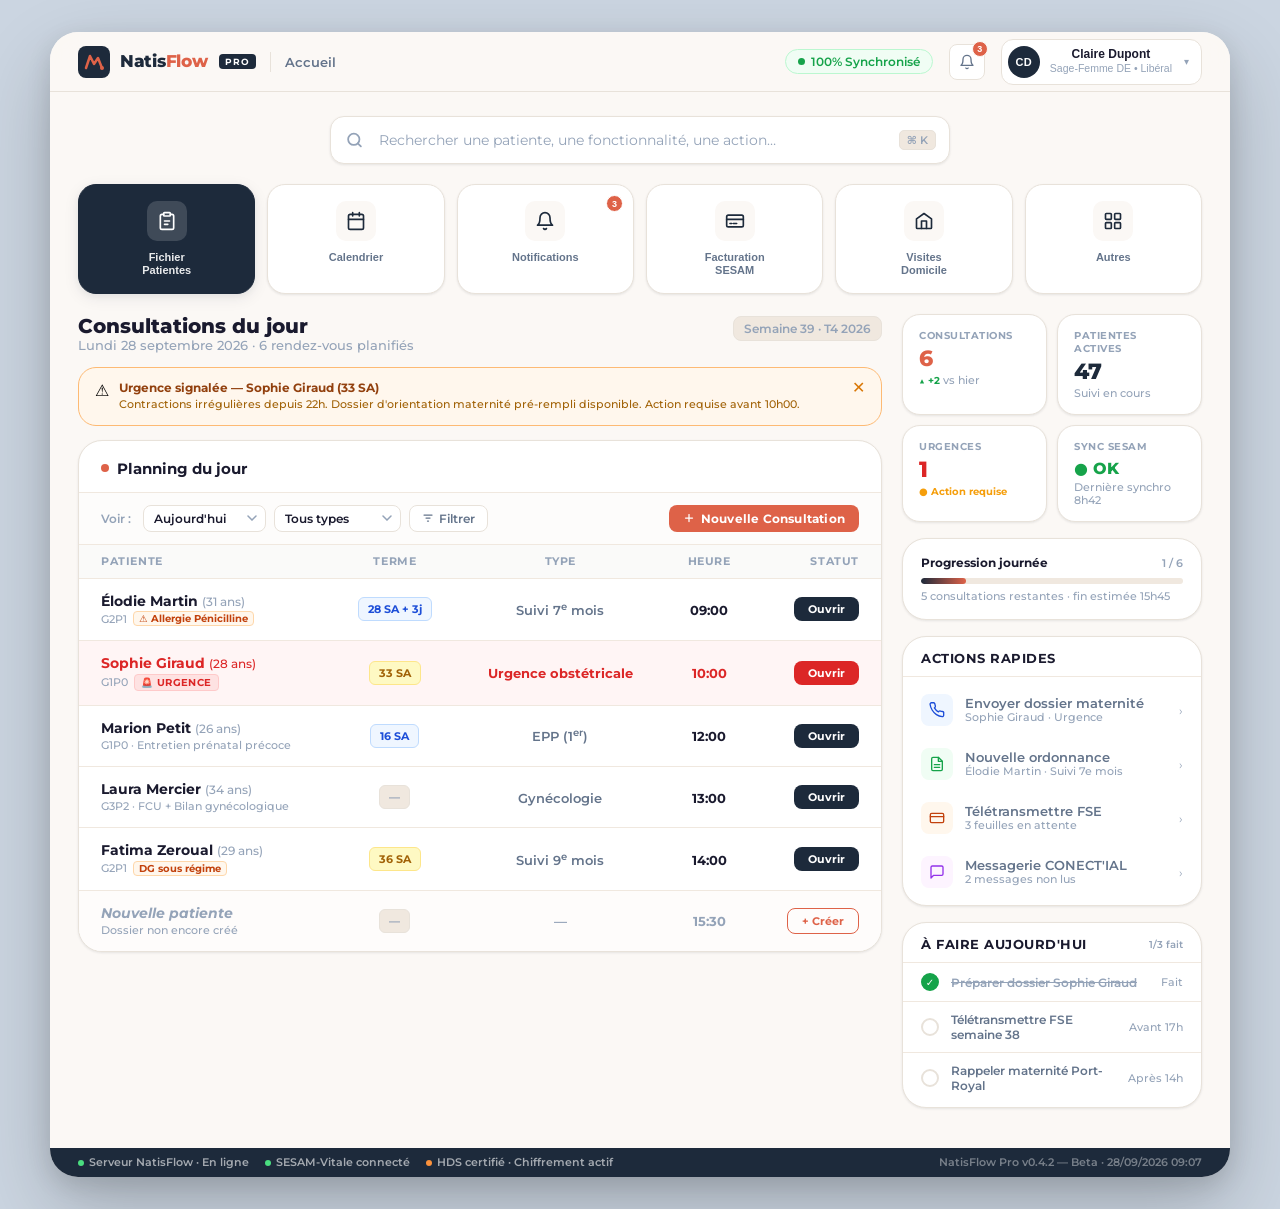
<file: index.html>
<!DOCTYPE html>
<html lang="fr">
<head>
  <meta charset="UTF-8" />
  <meta name="viewport" content="width=device-width, initial-scale=1.0" />
  <title>NatisFlow Pro — Accueil</title>
  <link rel="preconnect" href="https://fonts.googleapis.com" />
  <link rel="preconnect" href="https://fonts.gstatic.com" crossorigin />
  <link href="https://fonts.googleapis.com/css2?family=Montserrat:wght@400;500;600;700;800&display=swap" rel="stylesheet" />
  <style>
    /* ─── Reset ─────────────────────────────────────────────────── */
    *, *::before, *::after { box-sizing: border-box; margin: 0; padding: 0; }

    /* ─── Brand tokens ───────────────────────────────────────────── */
    :root {
      --navy:    #1d2a3b;
      --terra:   #de6248;
      --beige:   #FBF8F5;
      --linen:   #F0E8DF;
      --white:   #FFFFFF;
      --border:  #E8E2DA;
      --text-primary:   #1a1a2e;
      --text-secondary: #64748b;
      --text-muted:     #94a3b8;
      --success: #16a34a;
      --danger:  #dc2626;
      --info:    #3b82f6;
      --warn:    #f59e0b;
      --shadow-sm:  0 1px 3px rgba(29,42,59,.06), 0 1px 2px rgba(29,42,59,.04);
      --shadow-md:  0 4px 16px rgba(29,42,59,.08), 0 2px 6px rgba(29,42,59,.05);
      --shadow-lg:  0 8px 32px rgba(29,42,59,.10), 0 4px 12px rgba(29,42,59,.06);
      --radius-sm:  8px;
      --radius-md:  12px;
      --radius-lg:  18px;
      --radius-xl:  24px;
      --font: 'Montserrat', system-ui, -apple-system, sans-serif;
    }

    /* ─── Outer shell (simulates tablet on desktop) ──────────────── */
    body {
      font-family: var(--font);
      background: #CBD5E1;
      display: flex;
      align-items: flex-start;
      justify-content: center;
      min-height: 100vh;
      padding: 32px 20px;
    }

    .tablet-frame {
      width: 1180px;
      min-height: 820px;
      background: var(--beige);
      border-radius: 28px;
      box-shadow: 0 32px 80px rgba(0,0,0,.20), 0 8px 24px rgba(0,0,0,.12);
      overflow: hidden;
      display: flex;
      flex-direction: column;
    }

    /* ─── HEADER ─────────────────────────────────────────────────── */
    .header {
      background: rgba(251,248,245,.92);
      backdrop-filter: blur(20px);
      -webkit-backdrop-filter: blur(20px);
      border-bottom: 1px solid var(--border);
      padding: 0 28px;
      height: 60px;
      display: flex;
      align-items: center;
      justify-content: space-between;
      flex-shrink: 0;
      position: sticky;
      top: 0;
      z-index: 100;
    }

    /* Logo */
    .logo-group {
      display: flex;
      align-items: center;
      gap: 10px;
    }
    .logo-icon {
      width: 32px;
      height: 32px;
      flex-shrink: 0;
    }
    .logo-text {
      font-size: 17px;
      font-weight: 800;
      letter-spacing: -.3px;
      line-height: 1;
    }
    .logo-natis { color: var(--navy); }
    .logo-flow  { color: var(--terra); }
    .logo-badge {
      background: var(--navy);
      color: #fff;
      font-size: 9px;
      font-weight: 700;
      letter-spacing: .8px;
      padding: 2px 6px;
      border-radius: 4px;
      align-self: center;
      margin-left: 2px;
    }
    .header-sep {
      width: 1px;
      height: 20px;
      background: var(--border);
      margin: 0 14px;
    }
    .header-location {
      font-size: 13px;
      font-weight: 600;
      color: var(--text-secondary);
    }

    /* Right cluster */
    .header-right {
      display: flex;
      align-items: center;
      gap: 16px;
    }
    .sync-badge {
      display: flex;
      align-items: center;
      gap: 6px;
      background: #f0fdf4;
      border: 1px solid #bbf7d0;
      border-radius: 20px;
      padding: 4px 12px;
      font-size: 12px;
      font-weight: 600;
      color: var(--success);
      cursor: default;
    }
    .sync-dot {
      width: 7px;
      height: 7px;
      background: var(--success);
      border-radius: 50%;
      animation: pulse-green 2s infinite;
    }
    @keyframes pulse-green {
      0%,100% { opacity: 1; transform: scale(1); }
      50%      { opacity: .7; transform: scale(1.2); }
    }
    .profile-btn {
      display: flex;
      align-items: center;
      gap: 10px;
      background: var(--white);
      border: 1px solid var(--border);
      border-radius: var(--radius-md);
      padding: 6px 12px 6px 6px;
      cursor: pointer;
      transition: box-shadow .18s;
    }
    .profile-btn:hover { box-shadow: var(--shadow-md); }
    .avatar {
      width: 32px;
      height: 32px;
      border-radius: 50%;
      background: var(--navy);
      color: #fff;
      font-size: 11px;
      font-weight: 700;
      display: flex;
      align-items: center;
      justify-content: center;
      letter-spacing: .5px;
      flex-shrink: 0;
    }
    .profile-info { line-height: 1.25; }
    .profile-name {
      font-size: 12px;
      font-weight: 700;
      color: var(--text-primary);
    }
    .profile-role {
      font-size: 10.5px;
      color: var(--text-muted);
      font-weight: 500;
    }
    .chevron-down {
      color: var(--text-muted);
      font-size: 10px;
      margin-left: 2px;
    }

    /* Notification bell */
    .notif-btn {
      position: relative;
      width: 36px;
      height: 36px;
      background: var(--white);
      border: 1px solid var(--border);
      border-radius: var(--radius-sm);
      display: flex;
      align-items: center;
      justify-content: center;
      cursor: pointer;
      transition: box-shadow .18s;
      color: var(--text-secondary);
    }
    .notif-btn:hover { box-shadow: var(--shadow-md); }
    .notif-count {
      position: absolute;
      top: -4px;
      right: -4px;
      background: var(--terra);
      color: #fff;
      font-size: 9px;
      font-weight: 700;
      width: 16px;
      height: 16px;
      border-radius: 50%;
      display: flex;
      align-items: center;
      justify-content: center;
      border: 1.5px solid var(--beige);
    }

    /* ─── MAIN SCROLLABLE ─────────────────────────────────────────── */
    .main-content {
      flex: 1;
      overflow-y: auto;
      padding: 24px 28px 40px;
      display: flex;
      flex-direction: column;
      gap: 20px;
    }
    .main-content::-webkit-scrollbar { width: 5px; }
    .main-content::-webkit-scrollbar-track { background: transparent; }
    .main-content::-webkit-scrollbar-thumb { background: var(--border); border-radius: 10px; }

    /* ─── SEARCH BAR ─────────────────────────────────────────────── */
    .search-bar-wrap {
      display: flex;
      justify-content: center;
    }
    .search-bar {
      width: 100%;
      max-width: 620px;
      position: relative;
    }
    .search-bar svg {
      position: absolute;
      left: 16px;
      top: 50%;
      transform: translateY(-50%);
      color: var(--text-muted);
      pointer-events: none;
    }
    .search-bar input {
      width: 100%;
      height: 48px;
      border: 1.5px solid var(--border);
      border-radius: 14px;
      background: var(--white);
      padding: 0 16px 0 48px;
      font-family: var(--font);
      font-size: 14px;
      color: var(--text-primary);
      font-weight: 500;
      outline: none;
      box-shadow: var(--shadow-sm);
      transition: border-color .2s, box-shadow .2s;
    }
    .search-bar input::placeholder { color: var(--text-muted); font-weight: 400; }
    .search-bar input:focus {
      border-color: var(--navy);
      box-shadow: 0 0 0 3px rgba(29,42,59,.08), var(--shadow-sm);
    }
    .search-shortcut {
      position: absolute;
      right: 14px;
      top: 50%;
      transform: translateY(-50%);
      background: var(--linen);
      border: 1px solid var(--border);
      border-radius: 5px;
      padding: 2px 7px;
      font-size: 11px;
      color: var(--text-muted);
      font-weight: 600;
      pointer-events: none;
    }

    /* ─── NAV TABS (pill cards) ───────────────────────────────────── */
    .nav-tabs {
      display: grid;
      grid-template-columns: repeat(6, 1fr);
      gap: 12px;
    }
    .nav-tab {
      background: var(--white);
      border: 1.5px solid var(--border);
      border-radius: var(--radius-lg);
      padding: 16px 12px;
      display: flex;
      flex-direction: column;
      align-items: center;
      gap: 10px;
      cursor: pointer;
      transition: all .2s;
      position: relative;
      box-shadow: var(--shadow-sm);
    }
    .nav-tab:hover {
      border-color: var(--navy);
      transform: translateY(-2px);
      box-shadow: var(--shadow-md);
    }
    .nav-tab.active {
      background: var(--navy);
      border-color: var(--navy);
      box-shadow: var(--shadow-md);
    }
    .nav-tab-icon {
      width: 40px;
      height: 40px;
      border-radius: 10px;
      background: var(--beige);
      display: flex;
      align-items: center;
      justify-content: center;
      flex-shrink: 0;
      transition: background .2s;
    }
    .nav-tab.active .nav-tab-icon { background: rgba(255,255,255,.15); }
    .nav-tab-icon svg { color: var(--navy); transition: color .2s; }
    .nav-tab.active .nav-tab-icon svg { color: #fff; }
    .nav-tab-label {
      font-size: 11px;
      font-weight: 600;
      color: var(--text-secondary);
      text-align: center;
      line-height: 1.2;
      transition: color .2s;
    }
    .nav-tab.active .nav-tab-label { color: rgba(255,255,255,.9); }
    .nav-badge {
      position: absolute;
      top: 10px;
      right: 10px;
      background: var(--terra);
      color: #fff;
      font-size: 9px;
      font-weight: 700;
      width: 17px;
      height: 17px;
      border-radius: 50%;
      display: flex;
      align-items: center;
      justify-content: center;
      border: 1.5px solid var(--white);
    }
    .nav-tab.active .nav-badge { border-color: var(--navy); }

    /* ─── BODY GRID (2 cols) ─────────────────────────────────────── */
    .body-grid {
      display: grid;
      grid-template-columns: 1fr 300px;
      gap: 20px;
      align-items: start;
    }

    /* ─── CARD SHARED ─────────────────────────────────────────────── */
    .card {
      background: var(--white);
      border: 1px solid var(--border);
      border-radius: var(--radius-xl);
      box-shadow: var(--shadow-sm);
      overflow: hidden;
    }
    .card-header {
      display: flex;
      align-items: center;
      justify-content: space-between;
      padding: 18px 22px 14px;
      border-bottom: 1px solid var(--linen);
    }
    .card-title {
      font-size: 15px;
      font-weight: 700;
      color: var(--text-primary);
      display: flex;
      align-items: center;
      gap: 8px;
    }
    .card-title-dot {
      width: 8px;
      height: 8px;
      border-radius: 50%;
      background: var(--terra);
      flex-shrink: 0;
    }
    .card-actions {
      display: flex;
      align-items: center;
      gap: 10px;
    }

    /* ─── FILTER ROW ─────────────────────────────────────────────── */
    .filter-row {
      display: flex;
      align-items: center;
      gap: 8px;
      padding: 12px 22px;
      border-bottom: 1px solid var(--linen);
      background: #fdfcfb;
    }
    .filter-row-label {
      font-size: 12px;
      font-weight: 600;
      color: var(--text-muted);
      margin-right: 4px;
    }
    select.filter-select {
      font-family: var(--font);
      font-size: 12px;
      font-weight: 600;
      color: var(--text-primary);
      background: var(--white);
      border: 1.5px solid var(--border);
      border-radius: var(--radius-sm);
      padding: 5px 10px;
      outline: none;
      cursor: pointer;
      appearance: none;
      -webkit-appearance: none;
      padding-right: 24px;
      background-image: url("data:image/svg+xml,%3Csvg xmlns='http://www.w3.org/2000/svg' width='10' height='6' viewBox='0 0 10 6'%3E%3Cpath d='M1 1l4 4 4-4' stroke='%2394a3b8' stroke-width='1.5' fill='none' stroke-linecap='round'/%3E%3C/svg%3E");
      background-repeat: no-repeat;
      background-position: right 8px center;
      transition: border-color .2s;
    }
    select.filter-select:focus { border-color: var(--navy); }
    .filter-btn {
      font-family: var(--font);
      font-size: 12px;
      font-weight: 600;
      color: var(--text-secondary);
      background: var(--white);
      border: 1.5px solid var(--border);
      border-radius: var(--radius-sm);
      padding: 5px 12px;
      cursor: pointer;
      display: flex;
      align-items: center;
      gap: 5px;
      transition: all .18s;
    }
    .filter-btn:hover { border-color: var(--navy); color: var(--navy); }
    .btn-primary {
      font-family: var(--font);
      font-size: 12px;
      font-weight: 700;
      color: #fff;
      background: var(--terra);
      border: none;
      border-radius: var(--radius-sm);
      padding: 6px 14px;
      cursor: pointer;
      display: flex;
      align-items: center;
      gap: 6px;
      transition: all .18s;
      letter-spacing: .2px;
      margin-left: auto;
    }
    .btn-primary:hover { background: #c9533c; box-shadow: 0 4px 12px rgba(222,98,72,.35); }
    .btn-navy {
      background: var(--navy);
      font-family: var(--font);
      font-size: 11px;
      font-weight: 700;
      color: #fff;
      border: none;
      border-radius: var(--radius-sm);
      padding: 5px 14px;
      cursor: pointer;
      transition: all .18s;
      white-space: nowrap;
    }
    .btn-navy:hover { background: #253345; }
    .btn-outline {
      background: transparent;
      font-family: var(--font);
      font-size: 11px;
      font-weight: 700;
      color: var(--terra);
      border: 1.5px solid var(--terra);
      border-radius: var(--radius-sm);
      padding: 5px 14px;
      cursor: pointer;
      transition: all .18s;
      white-space: nowrap;
    }
    .btn-outline:hover { background: rgba(222,98,72,.06); }

    /* ─── TABLE ──────────────────────────────────────────────────── */
    .consult-table {
      width: 100%;
      border-collapse: collapse;
    }
    .consult-table thead th {
      padding: 10px 22px;
      text-align: left;
      font-size: 10.5px;
      font-weight: 700;
      letter-spacing: .6px;
      text-transform: uppercase;
      color: var(--text-muted);
      background: #fafaf9;
      border-bottom: 1px solid var(--linen);
      white-space: nowrap;
    }
    .consult-table thead th.center { text-align: center; }
    .consult-table tbody tr {
      border-bottom: 1px solid var(--linen);
      transition: background .15s;
      cursor: pointer;
    }
    .consult-table tbody tr:last-child { border-bottom: none; }
    .consult-table tbody tr:hover { background: #fdfaf8; }
    .consult-table tbody tr.urgence {
      background: #fff5f5;
    }
    .consult-table tbody tr.urgence:hover { background: #fff0f0; }
    .consult-table td {
      padding: 14px 22px;
      vertical-align: middle;
    }
    /* Patiente cell */
    .pat-name {
      font-size: 13.5px;
      font-weight: 700;
      color: var(--text-primary);
      line-height: 1.2;
    }
    .pat-name.urgence-text { color: var(--danger); }
    .pat-sub {
      font-size: 11px;
      font-weight: 500;
      color: var(--text-muted);
      margin-top: 2px;
      display: flex;
      align-items: center;
      gap: 6px;
    }
    .pat-alert {
      display: inline-flex;
      align-items: center;
      gap: 3px;
      background: #fff7ed;
      color: #c2410c;
      border: 1px solid #fed7aa;
      border-radius: 4px;
      font-size: 9.5px;
      font-weight: 700;
      padding: 1px 5px;
    }
    .urgence-pill {
      display: inline-flex;
      align-items: center;
      gap: 4px;
      background: #fee2e2;
      color: var(--danger);
      border: 1px solid #fecaca;
      border-radius: 4px;
      font-size: 9.5px;
      font-weight: 700;
      padding: 2px 6px;
      text-transform: uppercase;
      letter-spacing: .4px;
    }
    /* Terme badge */
    .terme-badge {
      display: inline-flex;
      align-items: center;
      background: #eff6ff;
      color: #1d4ed8;
      border: 1px solid #bfdbfe;
      border-radius: 6px;
      font-size: 11px;
      font-weight: 700;
      padding: 4px 9px;
      white-space: nowrap;
    }
    .terme-badge.late { background: #fef9c3; color: #a16207; border-color: #fde68a; }
    .terme-badge.empty {
      background: var(--linen);
      color: var(--text-muted);
      border-color: var(--border);
    }
    /* Type cell */
    .type-text {
      font-size: 12.5px;
      font-weight: 600;
      color: var(--text-secondary);
    }
    /* Heure */
    .heure-text {
      font-size: 13px;
      font-weight: 700;
      color: var(--text-primary);
      white-space: nowrap;
    }
    /* Col alignment */
    .col-terme, .col-type, .col-heure { text-align: center; }
    .col-statut { text-align: right; }

    /* ─── SIDE COLUMN ────────────────────────────────────────────── */
    .side-col {
      display: flex;
      flex-direction: column;
      gap: 16px;
    }

    /* ─── STATS MINI CARDS ────────────────────────────────────────── */
    .stats-grid {
      display: grid;
      grid-template-columns: 1fr 1fr;
      gap: 10px;
    }
    .stat-card {
      background: var(--white);
      border: 1px solid var(--border);
      border-radius: var(--radius-lg);
      padding: 14px 16px;
      box-shadow: var(--shadow-sm);
    }
    .stat-label {
      font-size: 10px;
      font-weight: 700;
      letter-spacing: .5px;
      text-transform: uppercase;
      color: var(--text-muted);
      margin-bottom: 6px;
    }
    .stat-value {
      font-size: 22px;
      font-weight: 800;
      color: var(--text-primary);
      line-height: 1;
    }
    .stat-value.terra { color: var(--terra); }
    .stat-value.navy  { color: var(--navy); }
    .stat-sub {
      font-size: 10.5px;
      color: var(--text-muted);
      font-weight: 500;
      margin-top: 4px;
    }
    .stat-trend {
      display: inline-flex;
      align-items: center;
      gap: 3px;
      font-size: 10px;
      font-weight: 700;
    }
    .stat-trend.up   { color: var(--success); }
    .stat-trend.warn { color: var(--warn); }

    /* ─── QUICK ACTIONS ──────────────────────────────────────────── */
    .quick-card {
      background: var(--white);
      border: 1px solid var(--border);
      border-radius: var(--radius-xl);
      box-shadow: var(--shadow-sm);
      overflow: hidden;
    }
    .quick-header {
      padding: 14px 18px 10px;
      border-bottom: 1px solid var(--linen);
    }
    .quick-title {
      font-size: 12.5px;
      font-weight: 700;
      color: var(--text-primary);
      text-transform: uppercase;
      letter-spacing: .5px;
    }
    .quick-list { padding: 6px 0; }
    .quick-item {
      display: flex;
      align-items: center;
      gap: 12px;
      padding: 11px 18px;
      cursor: pointer;
      transition: background .15s;
    }
    .quick-item:hover { background: var(--beige); }
    .quick-item-icon {
      width: 32px;
      height: 32px;
      border-radius: 8px;
      display: flex;
      align-items: center;
      justify-content: center;
      flex-shrink: 0;
    }
    .quick-item-text {
      font-size: 12.5px;
      font-weight: 600;
      color: var(--text-secondary);
      line-height: 1.2;
    }
    .quick-item-sub {
      font-size: 10.5px;
      color: var(--text-muted);
      font-weight: 500;
    }
    .quick-arrow {
      margin-left: auto;
      color: var(--text-muted);
      font-size: 12px;
    }

    /* ─── ALERT BANNER ───────────────────────────────────────────── */
    .alert-banner {
      background: #fff7ed;
      border: 1.5px solid #fdba74;
      border-radius: var(--radius-lg);
      padding: 12px 16px;
      display: flex;
      align-items: flex-start;
      gap: 10px;
    }
    .alert-icon { font-size: 16px; flex-shrink: 0; margin-top: 1px; }
    .alert-content { flex: 1; }
    .alert-title {
      font-size: 12px;
      font-weight: 700;
      color: #92400e;
      margin-bottom: 2px;
    }
    .alert-body {
      font-size: 11px;
      color: #a16207;
      font-weight: 500;
      line-height: 1.4;
    }
    .alert-dismiss {
      background: none;
      border: none;
      font-size: 16px;
      color: #d97706;
      cursor: pointer;
      flex-shrink: 0;
      line-height: 1;
    }

    /* ─── TODAY LABEL ────────────────────────────────────────────── */
    .today-header {
      display: flex;
      align-items: baseline;
      justify-content: space-between;
    }
    .today-title {
      font-size: 20px;
      font-weight: 800;
      color: var(--text-primary);
    }
    .today-sub {
      font-size: 12.5px;
      font-weight: 500;
      color: var(--text-muted);
    }
    .today-date {
      font-size: 12px;
      font-weight: 600;
      color: var(--text-muted);
      background: var(--linen);
      border: 1px solid var(--border);
      border-radius: var(--radius-sm);
      padding: 4px 10px;
    }

    /* ─── ANNONCES / TO-DO ───────────────────────────────────────── */
    .todo-list { padding: 0 0 4px; }
    .todo-item {
      display: flex;
      align-items: center;
      gap: 12px;
      padding: 10px 18px;
      border-bottom: 1px solid var(--linen);
      cursor: pointer;
      transition: background .15s;
    }
    .todo-item:last-child { border-bottom: none; }
    .todo-item:hover { background: var(--beige); }
    .todo-check {
      width: 18px;
      height: 18px;
      border-radius: 50%;
      border: 2px solid var(--border);
      flex-shrink: 0;
      display: flex;
      align-items: center;
      justify-content: center;
      transition: all .18s;
    }
    .todo-check.done {
      background: var(--success);
      border-color: var(--success);
      color: #fff;
      font-size: 10px;
    }
    .todo-text {
      font-size: 12px;
      font-weight: 600;
      color: var(--text-secondary);
      flex: 1;
    }
    .todo-text.done { text-decoration: line-through; color: var(--text-muted); }
    .todo-time {
      font-size: 10.5px;
      color: var(--text-muted);
      font-weight: 500;
    }

    /* ─── PROGRESS BAR ───────────────────────────────────────────── */
    .progress-bar-wrap {
      background: var(--linen);
      border-radius: 99px;
      height: 6px;
      overflow: hidden;
      margin-top: 8px;
    }
    .progress-bar-fill {
      height: 100%;
      border-radius: 99px;
      background: linear-gradient(90deg, var(--navy), var(--terra));
      transition: width .6s ease;
    }

    /* ─── FOOTER BOTTOM STATUS BAR ───────────────────────────────── */
    .status-bar {
      background: var(--navy);
      padding: 8px 28px;
      display: flex;
      align-items: center;
      justify-content: space-between;
      flex-shrink: 0;
    }
    .status-left {
      display: flex;
      align-items: center;
      gap: 16px;
    }
    .status-item {
      display: flex;
      align-items: center;
      gap: 5px;
      font-size: 10.5px;
      font-weight: 600;
      color: rgba(255,255,255,.6);
    }
    .status-item-dot {
      width: 6px;
      height: 6px;
      border-radius: 50%;
    }
    .status-item-dot.green { background: #4ade80; }
    .status-item-dot.orange { background: #fb923c; }
    .status-right {
      font-size: 10.5px;
      font-weight: 600;
      color: rgba(255,255,255,.4);
    }

    /* ─── SVG ICONS (inline) ─────────────────────────────────────── */
    svg { display: block; }

    /* ─── Hover animations ───────────────────────────────────────── */
    @keyframes fadeIn {
      from { opacity: 0; transform: translateY(6px); }
      to   { opacity: 1; transform: translateY(0); }
    }
    .main-content > * { animation: fadeIn .3s ease both; }
    .main-content > *:nth-child(1) { animation-delay: .04s; }
    .main-content > *:nth-child(2) { animation-delay: .08s; }
    .main-content > *:nth-child(3) { animation-delay: .12s; }
    .main-content > *:nth-child(4) { animation-delay: .18s; }
  </style>
</head>
<body>

<div class="tablet-frame">

  <!-- ═══════════════════════ HEADER ═══════════════════════════════ -->
  <header class="header">
    <!-- Left: Logo + location -->
    <div style="display:flex;align-items:center;">
      <div class="logo-group">
        <!-- NatisFlow logo SVG -->
        <svg class="logo-icon" viewBox="0 0 32 32" fill="none" xmlns="http://www.w3.org/2000/svg">
          <rect width="32" height="32" rx="8" fill="#1d2a3b"/>
          <path d="M8 22 L12 10 L16 18 L20 12 L24 22" stroke="#de6248" stroke-width="2.5" stroke-linecap="round" stroke-linejoin="round" fill="none"/>
          <circle cx="24" cy="22" r="2" fill="#de6248"/>
        </svg>
        <span class="logo-text">
          <span class="logo-natis">Natis</span><span class="logo-flow">Flow</span>
        </span>
        <span class="logo-badge">PRO</span>
      </div>
      <div class="header-sep"></div>
      <span class="header-location">Accueil</span>
    </div>

    <!-- Right: Sync + Notif + Profile -->
    <div class="header-right">
      <div class="sync-badge">
        <span class="sync-dot"></span>
        100% Synchronisé
      </div>
      <button class="notif-btn" title="Notifications">
        <svg width="16" height="16" viewBox="0 0 24 24" fill="none" stroke="currentColor" stroke-width="2" stroke-linecap="round" stroke-linejoin="round">
          <path d="M18 8A6 6 0 0 0 6 8c0 7-3 9-3 9h18s-3-2-3-9"/><path d="M13.73 21a2 2 0 0 1-3.46 0"/>
        </svg>
        <span class="notif-count">3</span>
      </button>
      <button class="profile-btn">
        <div class="avatar">CD</div>
        <div class="profile-info">
          <div class="profile-name">Claire Dupont</div>
          <div class="profile-role">Sage-Femme DE • Libéral</div>
        </div>
        <span class="chevron-down">▾</span>
      </button>
    </div>
  </header>

  <!-- ═══════════════════════ MAIN ═════════════════════════════════ -->
  <main class="main-content">

    <!-- 1. Search bar -->
    <div class="search-bar-wrap">
      <div class="search-bar">
        <svg width="17" height="17" viewBox="0 0 24 24" fill="none" stroke="currentColor" stroke-width="2.5" stroke-linecap="round" stroke-linejoin="round">
          <circle cx="11" cy="11" r="8"/><path d="m21 21-4.35-4.35"/>
        </svg>
        <input type="text" placeholder="Rechercher une patiente, une fonctionnalité, une action…" />
        <span class="search-shortcut">⌘ K</span>
      </div>
    </div>

    <!-- 2. Nav tabs -->
    <nav class="nav-tabs">

      <!-- Fichier Patientes (active) -->
      <button class="nav-tab active">
        <div class="nav-tab-icon">
          <svg width="20" height="20" viewBox="0 0 24 24" fill="none" stroke="currentColor" stroke-width="2" stroke-linecap="round" stroke-linejoin="round">
            <path d="M16 4h2a2 2 0 0 1 2 2v14a2 2 0 0 1-2 2H6a2 2 0 0 1-2-2V6a2 2 0 0 1 2-2h2"/>
            <rect x="8" y="2" width="8" height="4" rx="1" ry="1"/>
            <path d="M9 12h6M9 16h4"/>
          </svg>
        </div>
        <span class="nav-tab-label">Fichier<br/>Patientes</span>
      </button>

      <!-- Calendrier -->
      <button class="nav-tab">
        <div class="nav-tab-icon">
          <svg width="20" height="20" viewBox="0 0 24 24" fill="none" stroke="currentColor" stroke-width="2" stroke-linecap="round" stroke-linejoin="round">
            <rect x="3" y="4" width="18" height="18" rx="2"/><path d="M16 2v4M8 2v4M3 10h18"/>
          </svg>
        </div>
        <span class="nav-tab-label">Calendrier</span>
      </button>

      <!-- Notifications -->
      <button class="nav-tab" style="position:relative;">
        <span class="nav-badge">3</span>
        <div class="nav-tab-icon">
          <svg width="20" height="20" viewBox="0 0 24 24" fill="none" stroke="currentColor" stroke-width="2" stroke-linecap="round" stroke-linejoin="round">
            <path d="M18 8A6 6 0 0 0 6 8c0 7-3 9-3 9h18s-3-2-3-9"/><path d="M13.73 21a2 2 0 0 1-3.46 0"/>
          </svg>
        </div>
        <span class="nav-tab-label">Notifications</span>
      </button>

      <!-- Facturation -->
      <button class="nav-tab">
        <div class="nav-tab-icon">
          <svg width="20" height="20" viewBox="0 0 24 24" fill="none" stroke="currentColor" stroke-width="2" stroke-linecap="round" stroke-linejoin="round">
            <rect x="2" y="5" width="20" height="14" rx="2"/><path d="M2 10h20"/>
            <path d="M6 15h2M10 15h4"/>
          </svg>
        </div>
        <span class="nav-tab-label">Facturation<br/>SESAM</span>
      </button>

      <!-- Visites Domicile -->
      <button class="nav-tab">
        <div class="nav-tab-icon">
          <svg width="20" height="20" viewBox="0 0 24 24" fill="none" stroke="currentColor" stroke-width="2" stroke-linecap="round" stroke-linejoin="round">
            <path d="M3 9.5 12 3l9 6.5V20a1 1 0 0 1-1 1H4a1 1 0 0 1-1-1z"/><polyline points="9 21 9 12 15 12 15 21"/>
          </svg>
        </div>
        <span class="nav-tab-label">Visites<br/>Domicile</span>
      </button>

      <!-- Autres -->
      <button class="nav-tab">
        <div class="nav-tab-icon">
          <svg width="20" height="20" viewBox="0 0 24 24" fill="none" stroke="currentColor" stroke-width="2" stroke-linecap="round" stroke-linejoin="round">
            <rect x="3" y="3" width="7" height="7" rx="1"/><rect x="14" y="3" width="7" height="7" rx="1"/>
            <rect x="3" y="14" width="7" height="7" rx="1"/><rect x="14" y="14" width="7" height="7" rx="1"/>
          </svg>
        </div>
        <span class="nav-tab-label">Autres</span>
      </button>

    </nav>

    <!-- 3. Body grid: main + sidebar -->
    <div class="body-grid">

      <!-- ── MAIN: Consultations du jour ─────────────────────────── -->
      <div>
        <!-- Page title -->
        <div class="today-header" style="margin-bottom:14px;">
          <div>
            <div class="today-title">Consultations du jour</div>
            <div class="today-sub">Lundi 28 septembre 2026 · 6 rendez-vous planifiés</div>
          </div>
          <div class="today-date">Semaine 39 · T4 2026</div>
        </div>

        <!-- Alert banner (urgence) -->
        <div class="alert-banner" style="margin-bottom:14px;">
          <span class="alert-icon">⚠️</span>
          <div class="alert-content">
            <div class="alert-title">Urgence signalée — Sophie Giraud (33 SA)</div>
            <div class="alert-body">Contractions irrégulières depuis 22h. Dossier d'orientation maternité pré-rempli disponible. Action requise avant 10h00.</div>
          </div>
          <button class="alert-dismiss">✕</button>
        </div>

        <!-- Table card -->
        <div class="card">
          <!-- Header -->
          <div class="card-header">
            <div class="card-title">
              <span class="card-title-dot"></span>
              Planning du jour
            </div>
            <div class="card-actions">
              <!-- nothing here, actions in filter row -->
            </div>
          </div>

          <!-- Filter row -->
          <div class="filter-row">
            <span class="filter-row-label">Voir :</span>
            <select class="filter-select">
              <option>Aujourd'hui</option>
              <option>Cette semaine</option>
              <option>Ce mois</option>
            </select>
            <select class="filter-select">
              <option>Tous types</option>
              <option>Suivi grossesse</option>
              <option>EPP</option>
              <option>Gynécologie</option>
              <option>Urgences</option>
              <option>Domicile</option>
            </select>
            <button class="filter-btn">
              <svg width="12" height="12" viewBox="0 0 24 24" fill="none" stroke="currentColor" stroke-width="2.5" stroke-linecap="round" stroke-linejoin="round"><line x1="4" y1="6" x2="20" y2="6"/><line x1="8" y1="12" x2="16" y2="12"/><line x1="11" y1="18" x2="13" y2="18"/></svg>
              Filtrer
            </button>
            <button class="btn-primary">
              <svg width="12" height="12" viewBox="0 0 24 24" fill="none" stroke="currentColor" stroke-width="2.5" stroke-linecap="round" stroke-linejoin="round"><line x1="12" y1="5" x2="12" y2="19"/><line x1="5" y1="12" x2="19" y2="12"/></svg>
              Nouvelle Consultation
            </button>
          </div>

          <!-- Table -->
          <table class="consult-table">
            <thead>
              <tr>
                <th>Patiente</th>
                <th class="center">Terme</th>
                <th class="center">Type</th>
                <th class="center">Heure</th>
                <th style="text-align:right;padding-right:22px;">Statut</th>
              </tr>
            </thead>
            <tbody>

              <!-- Row 1 : Normal -->
              <tr>
                <td>
                  <div class="pat-name">Élodie Martin <span style="font-weight:500;color:var(--text-muted);font-size:12px;">(31 ans)</span></div>
                  <div class="pat-sub">
                    G2P1
                    <span class="pat-alert">⚠ Allergie Pénicilline</span>
                  </div>
                </td>
                <td class="col-terme"><span class="terme-badge">28 SA + 3j</span></td>
                <td class="col-type"><span class="type-text">Suivi 7<sup>e</sup> mois</span></td>
                <td class="col-heure"><span class="heure-text">09:00</span></td>
                <td class="col-statut"><button class="btn-navy">Ouvrir</button></td>
              </tr>

              <!-- Row 2 : URGENCE -->
              <tr class="urgence">
                <td>
                  <div class="pat-name urgence-text">Sophie Giraud <span style="font-weight:500;font-size:12px;">(28 ans)</span></div>
                  <div class="pat-sub">
                    G1P0
                    <span class="urgence-pill">🚨 Urgence</span>
                  </div>
                </td>
                <td class="col-terme"><span class="terme-badge late">33 SA</span></td>
                <td class="col-type"><span class="type-text" style="color:var(--danger);font-weight:700;">Urgence obstétricale</span></td>
                <td class="col-heure"><span class="heure-text" style="color:var(--danger);">10:00</span></td>
                <td class="col-statut">
                  <button class="btn-navy" style="background:#dc2626;">Ouvrir</button>
                </td>
              </tr>

              <!-- Row 3 : EPP -->
              <tr>
                <td>
                  <div class="pat-name">Marion Petit <span style="font-weight:500;color:var(--text-muted);font-size:12px;">(26 ans)</span></div>
                  <div class="pat-sub">G1P0 · Entretien prénatal précoce</div>
                </td>
                <td class="col-terme"><span class="terme-badge">16 SA</span></td>
                <td class="col-type"><span class="type-text">EPP (1<sup>er</sup>)</span></td>
                <td class="col-heure"><span class="heure-text">12:00</span></td>
                <td class="col-statut"><button class="btn-navy">Ouvrir</button></td>
              </tr>

              <!-- Row 4 : Gynéco (pas de terme) -->
              <tr>
                <td>
                  <div class="pat-name">Laura Mercier <span style="font-weight:500;color:var(--text-muted);font-size:12px;">(34 ans)</span></div>
                  <div class="pat-sub">G3P2 · FCU + Bilan gynécologique</div>
                </td>
                <td class="col-terme"><span class="terme-badge empty">—</span></td>
                <td class="col-type"><span class="type-text">Gynécologie</span></td>
                <td class="col-heure"><span class="heure-text">13:00</span></td>
                <td class="col-statut"><button class="btn-navy">Ouvrir</button></td>
              </tr>

              <!-- Row 5 : DG -->
              <tr>
                <td>
                  <div class="pat-name">Fatima Zeroual <span style="font-weight:500;color:var(--text-muted);font-size:12px;">(29 ans)</span></div>
                  <div class="pat-sub">
                    G2P1
                    <span class="pat-alert">DG sous régime</span>
                  </div>
                </td>
                <td class="col-terme"><span class="terme-badge late">36 SA</span></td>
                <td class="col-type"><span class="type-text">Suivi 9<sup>e</sup> mois</span></td>
                <td class="col-heure"><span class="heure-text">14:00</span></td>
                <td class="col-statut"><button class="btn-navy">Ouvrir</button></td>
              </tr>

              <!-- Row 6 : Nouvelle patiente (Créer) -->
              <tr style="background:#fefcfb;">
                <td>
                  <div class="pat-name" style="color:var(--text-muted);font-style:italic;">Nouvelle patiente</div>
                  <div class="pat-sub">Dossier non encore créé</div>
                </td>
                <td class="col-terme"><span class="terme-badge empty">—</span></td>
                <td class="col-type"><span class="type-text" style="color:var(--text-muted);">—</span></td>
                <td class="col-heure"><span class="heure-text" style="color:var(--text-muted);">15:30</span></td>
                <td class="col-statut"><button class="btn-outline">+ Créer</button></td>
              </tr>

            </tbody>
          </table>
        </div><!-- /card consultations -->
      </div><!-- /main col -->

      <!-- ── SIDEBAR ──────────────────────────────────────────────── -->
      <div class="side-col">

        <!-- Stats -->
        <div class="stats-grid">
          <div class="stat-card">
            <div class="stat-label">Consultations</div>
            <div class="stat-value terra">6</div>
            <div class="stat-sub">
              <span class="stat-trend up">▲ +2</span> vs hier
            </div>
          </div>
          <div class="stat-card">
            <div class="stat-label">Patientes actives</div>
            <div class="stat-value navy">47</div>
            <div class="stat-sub">Suivi en cours</div>
          </div>
          <div class="stat-card">
            <div class="stat-label">Urgences</div>
            <div class="stat-value" style="color:var(--danger);">1</div>
            <div class="stat-sub">
              <span class="stat-trend warn">● Action requise</span>
            </div>
          </div>
          <div class="stat-card">
            <div class="stat-label">Sync SESAM</div>
            <div class="stat-value" style="color:var(--success);font-size:16px;padding-top:2px;">● OK</div>
            <div class="stat-sub">Dernière synchro 8h42</div>
          </div>
        </div>

        <!-- Progression journée -->
        <div class="card" style="padding:16px 18px;">
          <div style="display:flex;align-items:center;justify-content:space-between;margin-bottom:6px;">
            <span style="font-size:12px;font-weight:700;color:var(--text-primary);">Progression journée</span>
            <span style="font-size:11px;font-weight:600;color:var(--text-muted);">1 / 6</span>
          </div>
          <div class="progress-bar-wrap">
            <div class="progress-bar-fill" style="width:17%;"></div>
          </div>
          <div style="font-size:10.5px;color:var(--text-muted);font-weight:500;margin-top:6px;">5 consultations restantes · fin estimée 15h45</div>
        </div>

        <!-- Actions rapides -->
        <div class="quick-card">
          <div class="quick-header">
            <div class="quick-title">Actions rapides</div>
          </div>
          <div class="quick-list">

            <div class="quick-item">
              <div class="quick-item-icon" style="background:#eff6ff;">
                <svg width="16" height="16" viewBox="0 0 24 24" fill="none" stroke="#1d4ed8" stroke-width="2" stroke-linecap="round" stroke-linejoin="round"><path d="M22 16.92v3a2 2 0 0 1-2.18 2 19.79 19.79 0 0 1-8.63-3.07A19.5 19.5 0 0 1 4.69 12a19.79 19.79 0 0 1-3.07-8.67A2 2 0 0 1 3.8 1.18h3a2 2 0 0 1 2 1.72c.127.96.361 1.903.7 2.81a2 2 0 0 1-.45 2.11L8.09 8.91a16 16 0 0 0 6 6l.95-.95a2 2 0 0 1 2.11-.45c.907.339 1.85.573 2.81.7A2 2 0 0 1 22 16.92z"/></svg>
              </div>
              <div>
                <div class="quick-item-text">Envoyer dossier maternité</div>
                <div class="quick-item-sub">Sophie Giraud · Urgence</div>
              </div>
              <span class="quick-arrow">›</span>
            </div>

            <div class="quick-item">
              <div class="quick-item-icon" style="background:#f0fdf4;">
                <svg width="16" height="16" viewBox="0 0 24 24" fill="none" stroke="#16a34a" stroke-width="2" stroke-linecap="round" stroke-linejoin="round"><path d="M14 2H6a2 2 0 0 0-2 2v16a2 2 0 0 0 2 2h12a2 2 0 0 0 2-2V8z"/><polyline points="14 2 14 8 20 8"/><line x1="16" y1="13" x2="8" y2="13"/><line x1="16" y1="17" x2="8" y2="17"/></svg>
              </div>
              <div>
                <div class="quick-item-text">Nouvelle ordonnance</div>
                <div class="quick-item-sub">Élodie Martin · Suivi 7e mois</div>
              </div>
              <span class="quick-arrow">›</span>
            </div>

            <div class="quick-item">
              <div class="quick-item-icon" style="background:#fff7ed;">
                <svg width="16" height="16" viewBox="0 0 24 24" fill="none" stroke="#c2410c" stroke-width="2" stroke-linecap="round" stroke-linejoin="round"><rect x="2" y="5" width="20" height="14" rx="2"/><path d="M2 10h20"/></svg>
              </div>
              <div>
                <div class="quick-item-text">Télétransmettre FSE</div>
                <div class="quick-item-sub">3 feuilles en attente</div>
              </div>
              <span class="quick-arrow">›</span>
            </div>

            <div class="quick-item">
              <div class="quick-item-icon" style="background:#fdf4ff;">
                <svg width="16" height="16" viewBox="0 0 24 24" fill="none" stroke="#9333ea" stroke-width="2" stroke-linecap="round" stroke-linejoin="round"><path d="M21 15a2 2 0 0 1-2 2H7l-4 4V5a2 2 0 0 1 2-2h14a2 2 0 0 1 2 2z"/></svg>
              </div>
              <div>
                <div class="quick-item-text">Messagerie CONECT'IAL</div>
                <div class="quick-item-sub">2 messages non lus</div>
              </div>
              <span class="quick-arrow">›</span>
            </div>

          </div>
        </div><!-- /quick card -->

        <!-- To-do du jour -->
        <div class="quick-card">
          <div class="quick-header" style="display:flex;align-items:center;justify-content:space-between;">
            <div class="quick-title">À faire aujourd'hui</div>
            <span style="font-size:10px;font-weight:600;color:var(--text-muted);">1/3 fait</span>
          </div>
          <div class="todo-list">
            <div class="todo-item">
              <div class="todo-check done">✓</div>
              <span class="todo-text done">Préparer dossier Sophie Giraud</span>
              <span class="todo-time">Fait</span>
            </div>
            <div class="todo-item">
              <div class="todo-check"></div>
              <span class="todo-text">Télétransmettre FSE semaine 38</span>
              <span class="todo-time">Avant 17h</span>
            </div>
            <div class="todo-item">
              <div class="todo-check"></div>
              <span class="todo-text">Rappeler maternité Port-Royal</span>
              <span class="todo-time">Après 14h</span>
            </div>
          </div>
        </div><!-- /todo -->

      </div><!-- /sidebar -->
    </div><!-- /body-grid -->

  </main><!-- /main-content -->

  <!-- ═════════════════════ STATUS BAR ══════════════════════════════ -->
  <div class="status-bar">
    <div class="status-left">
      <div class="status-item">
        <span class="status-item-dot green"></span>
        Serveur NatisFlow · En ligne
      </div>
      <div class="status-item">
        <span class="status-item-dot green"></span>
        SESAM-Vitale connecté
      </div>
      <div class="status-item">
        <span class="status-item-dot orange"></span>
        HDS certifié · Chiffrement actif
      </div>
    </div>
    <div class="status-right">NatisFlow Pro v0.4.2 — Beta · 28/09/2026 09:07</div>
  </div>

</div><!-- /tablet-frame -->

</body>
</html>
</file>
